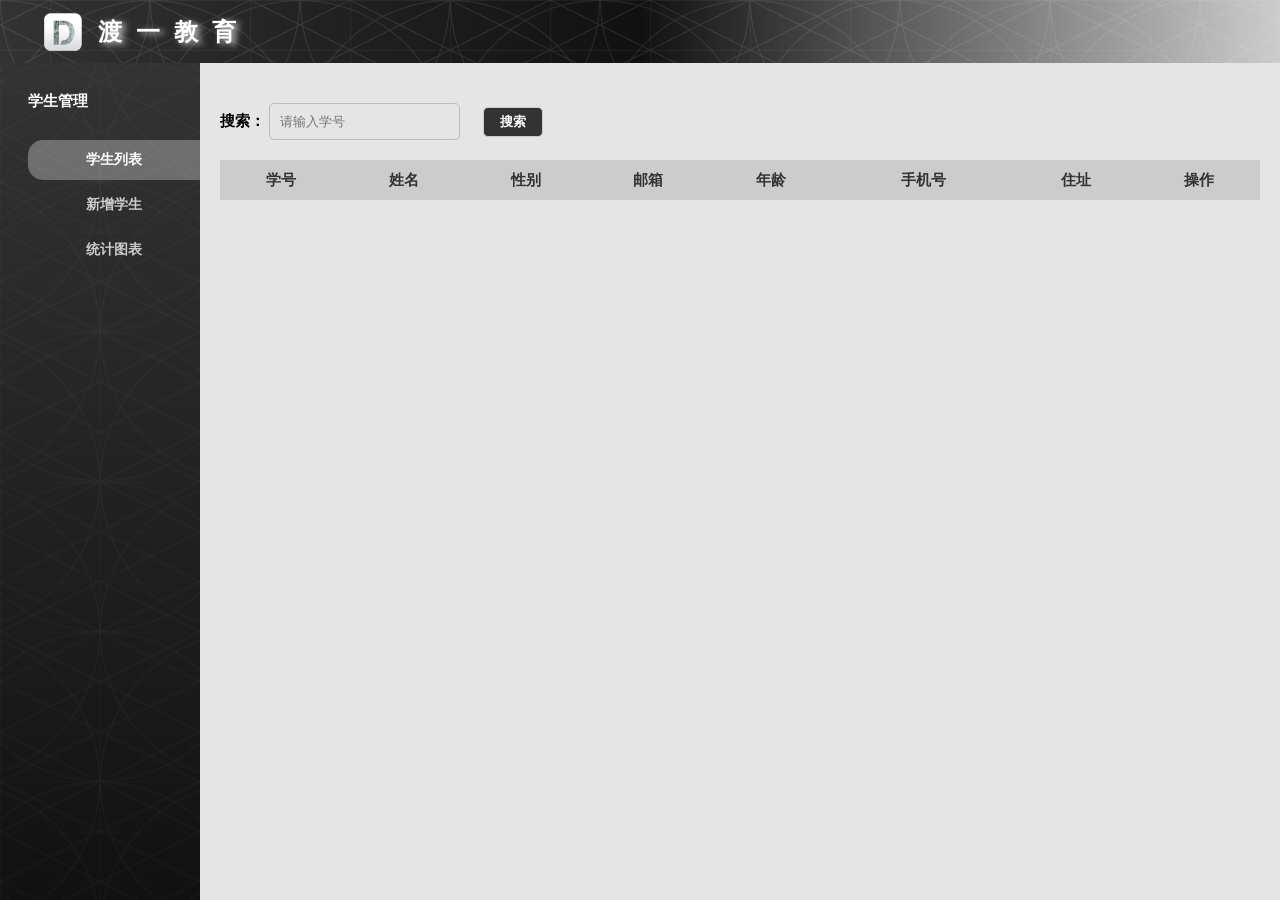
<file: index.html>
<!DOCTYPE html>
<html lang="en">

<head>
    <meta charset="UTF-8">
    <meta http-equiv="X-UA-Compatible" content="IE=edge">
    <meta name="viewport" content="width=device-width, initial-scale=1.0">
    <title>Document</title>
    <link rel="stylesheet" href="css/index.css">

</head>

<body>
    <div class="wrapper">
        <header>
            <div class="logo">
                <img src="images/logo.png" alt="">
                <span>渡</span>
                <span>一</span>
                <span>教</span>
                <span>育</span>
            </div>
            <div class="btn">
                <span></span>
                <span></span>
                <span></span>
            </div>
            <div class="drop-list">
                <ul>
                    <li class="list-item student-list" data-id="student-list">学生列表</li>
                    <li class="list-item student-add" data-id="student-add">新增学生</li>
                    <li class="list-item student-echarts" data-id="student-echarts">统计图表</li>
                </ul>
            </div>
        </header>
        <div class="left-menu">
            <div class="list">
                <h5 class="title">学生管理</h5>
                <ul class="list-group">
                    <li class="list-item student-list active" data-id="student-list">学生列表</li>
                    <li class="list-item student-add" data-id="student-add">新增学生</li>
                    <li class="list-item student-echarts" data-id="student-echarts">统计图表</li>
                </ul>
            </div>
        </div>
        <div class="right-content">
            <div class="tab-content-item s-list show-list" id="student-list">
                <div class="search-wrap">
                    <label for="search-inp">
                        搜索：
                    </label>
                    <input type="text" placeholder="请输入学号" class="inp" id="search-inp">
                    <button class="search-btn" id="search-btn">搜索</button>
                </div>
                <table id="students-table" cellspacing="0" cellpadding="0">
                    <thead>
                        <tr>
                            <th>学号</th>
                            <th>姓名</th>
                            <th>性别</th>
                            <th>邮箱</th>
                            <th>年龄</th>
                            <th>手机号</th>
                            <th>住址</th>
                            <th>操作</th>
                        </tr>
                    </thead>
                    <tbody id="table-body"></tbody>
                </table>
                <div id="page"></div>

                <!-- 编辑弹出框 -->
                <div class="modal" id="modal" style="display:none">
                    <div class="modal-content" id="modal-content">
                        <div class="title">
                            <h2>编辑信息</h2>
                        </div>
                        <form id="edit-form">
                            <div class="form-con">
                                <div class="item">
                                    <label for="sNo">学号：</label>
                                    <input id="sNo" name="sNo" type="text" class="text">
                                </div>
                                <div class="item">
                                    <label for="name">姓名：</label>
                                    <input id="name" name="name" type="text" class="text">
                                </div>
                                <div class="item section">
                                    <label for="sex">性别：</label>
                                    <div class="con">
                                        <input name="sex" id="male" type="radio" value="0" checked>
                                        <label for="male" class="sex">男</label>
                                        <input name="sex" id="female" type="radio" value="1">
                                        <label for="female" class="sex">女</label>
                                    </div>

                                </div>
                                <div class="item">
                                    <label for="email">邮箱：</label>
                                    <input id="email" name="email" class="text" type="text">
                                </div>
                                <div class="item">
                                    <label for="birth">出生年：</label>
                                    <input id="birth" name="birth" class="text" type="text">
                                </div>
                                <div class="item">
                                    <label for="phone">手机号：</label>
                                    <input id="phone" name="phone" class="text" type="text">
                                </div>
                                <div class="item">
                                    <label for="address">住址：</label>
                                    <input type="text" class="text" name="address" id="address">
                                </div>
                                <div class="btn item">
                                    <input type="submit" value="提交" class="submit">
                                    <input type="reset" value="重置" id="reset" class="reset">
                                </div>
                            </div>
                        </form>
                    </div>

                </div>

                <!-- 删除弹框 -->
                <div class="del-modal" style="display:none">
                    <div class="con">
                        <p>是否确认删除此条数据?</p>
                        <div class="btn">
                            <button class="sure-btn">确认</button>
                            <button class="reset-btn">取消</button>
                        </div>
                    </div>
                </div>
            </div>
            <div class="tab-content-item s-add" id="student-add">
                <form id="add-student-form">
                    <div>
                        <div class="item">
                            <label for="sNo">学号：</label>
                            <input id="sNo" name="sNo" type="text" class="text">
                        </div>
                        <div class="item">
                            <label for="name">姓名：</label>
                            <input name="name" type="text" class="text">
                        </div>
                        <div class="item section">
                            <label for="sex">性别：</label>
                            <div class="con">
                                <input name="sex" type="radio" value="0" checked>
                                <label for="male" class="sex">男</label>
                                <input name="sex" type="radio" value="1">
                                <label for="female" class="sex">女</label>
                            </div>
                        </div>
                        <div class="item">
                            <label for="email">邮箱：</label>
                            <input name="email" class="text" type="text">
                        </div>
                        <div class="item">
                            <label for="birth">出生年：</label>
                            <input name="birth" class="text" type="text">
                        </div>
                        <div class="item">
                            <label for="phone">手机号：</label>
                            <input name="phone" class="text" type="text">
                        </div>
                        <div class="item">
                            <label for="address">住址：</label>
                            <input type="text" class="text" name="address">
                        </div>
                        <div class="btn item">
                            <input type="button" value="添加" id="add-student-btn" class="add">
                            <input type="reset" value="重置" class="reset">
                        </div>
                    </div>
                </form>
            </div>

            <div class="tab-content-item echarts" id="student-echarts">
                <!-- 表格的绘制区域 -->
                <div class="areaChart"></div>
                <div class="sexChart"></div>
            </div>
        </div>
    </div>

    <script src="js/jquery-3.4.1.js"></script>
    <script src="turnPage/js/index.js"></script>
    <script src="js/index.js"></script>
    <script src="js/echarts.min.js"></script>
    <script src="js/pie.js"></script>
</body>

</html>
</file>
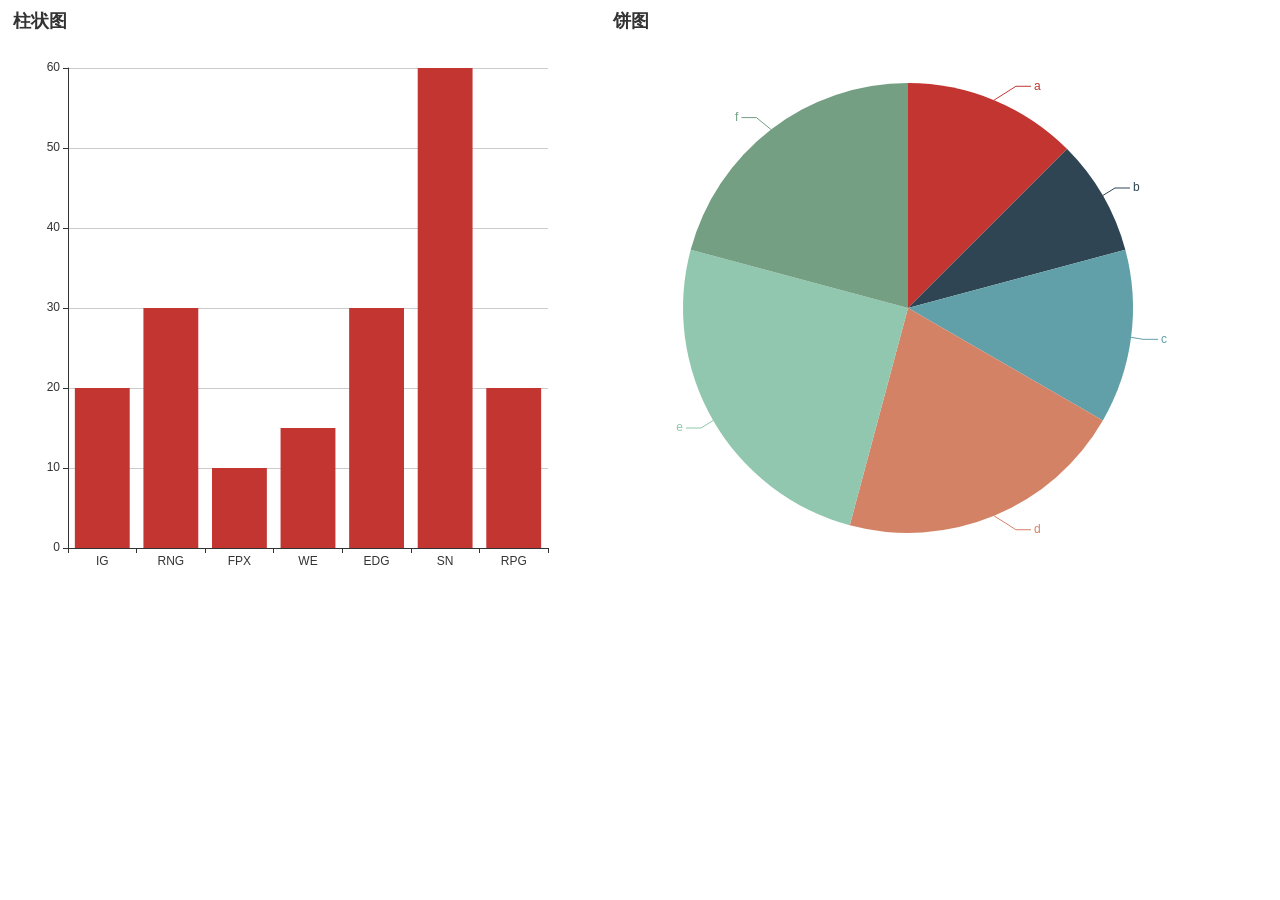
<file: echarts.html>
<!DOCTYPE html>
<html lang="en">
<head>
    <meta charset="UTF-8">
    <meta http-equiv="X-UA-Compatible" content="IE=edge">
    <meta name="viewport" content="width=device-width, initial-scale=1.0">
    <title>Document</title>
    <script src="js/echarts.js"></script>
    <style>
        div{
            width: 600px;
            height: 600px;
            float: left;
        }
    </style>
</head>
<body>
    <div id="chart1"></div>
    <div id="chart2"></div>
    <script>
        //柱状图
        var myChart1 = echarts.init(document.querySelector("#chart1"));
        myChart1.setOption({
            title:{
                //图表标题
                text:"柱状图"
            },
            xAxis:{
                data:["IG","RNG","FPX","WE","EDG","SN","RPG"]
            },
            yAxis:{

            },
            //定义图表的类型   柱状图：bar   饼图：pie   通过type属性来定义
            series:{
                type:"bar",
                data:[20,30,10,15,30,60,20] //纯属虚构，本人瞎写
            }
        })

        //饼图
        var myChart2 = echarts.init(document.querySelector("#chart2"));
        myChart2.setOption({
            title:{
                text:"饼图"
            },
            series:{
                type:"pie",
                data:[
                    {name:"a",value:15},
                    {name:"b",value:10},
                    {name:"c",value:15},
                    {name:"d",value:25},
                    {name:"e",value:30},
                    {name:"f",value:25},

                ]
            }
        })
    </script>
</body>
</html>
</file>
<file: css/index.css>
*{
    margin: 0;
    padding: 0;
}
li{
    list-style: none;
}
a{
    text-decoration: none;
}
input,button{
    border: none;
    background: none;
    outline: none;
}
html,body{
    font-size: 14px;
    color: #333;
}

.wrapper{
    width: 100vw;
    height: 100vh;
    position: relative;
}
.wrapper header{
    width: 100%;
    height: 4.5rem;
    background: linear-gradient(to right,#333,#111,#ccc);
    position: fixed;
    left: 0;
    top: 0;
}
.wrapper header::after{
    content: "";
    position: absolute;
    top: 0;
    bottom: 0;
    left: 0;
    right: 0;
    background: url(../images/bg.png);
}
.wrapper header .logo{
    height: 100%;
    display: flex;
    align-items: center;
    color: #fff;
    margin-left: 3rem;
}
.wrapper header .logo img{
    width: 3rem;
    height: 3rem;
}
.wrapper header .logo span{
    font-size: 1.7rem;
    font-weight: bold;
    text-shadow: 4px 2px 6px #ccc;
    margin-left: 1rem;
    animation: jumping .7s alternate infinite;
}
@keyframes jumping{
    0%{
        transform: translateY(0);
        text-shadow: 4px 2px 6px #ccc;
    }
    100%{
        transform: translateY(-10px);
        text-shadow: 4px 5px 6px #ccc;
    }
}
.wrapper header .logo span:nth-of-type(1){
    animation-delay: 0s;
}
.wrapper header .logo span:nth-of-type(2){
    animation-delay: .25s;
}
.wrapper header .logo span:nth-of-type(3){
    animation-delay: .5s;
}
.wrapper header .logo span:nth-of-type(4){
    animation-delay: .75s;
}
.wrapper header .btn{
    position: absolute;
    left: 30px;
    top: 50%;
    transform: translateY(-50%);
    border: 1px solid #ccc;
    border-radius: 5px;
    padding: 10px;
    cursor: pointer;
    z-index: 10;
    display: none;
}
.wrapper header .btn span{
    display: block;
    width: 22px;
    height: 2px;
    background: #fff;
    margin: 4px 0;
}
.wrapper header .btn:hover{
    transform: translateY(-50%) scale(1.1);
    transition: .3s ease-in-out;
}
.wrapper header .btn:hover span{
    animation: change 2s infinite;
}
@keyframes change{
    0%{
        transform: rotate(0deg);
    }
    20%{
        transform: rotate(45deg);
    }
    50%{
        transform: rotate(0deg);
    }
    75%{
        transform: rotate(-45deg);
    }
    100%{
        transform: rotate(0deg);
    }
}
.wrapper header .drop-list{
    display: none;
    position: absolute;
    top: 4.5rem;
    left: 0;
    width: 100vw;
    padding: 30px;
    box-sizing: border-box;
    background: linear-gradient(#333,#222,#111);
    text-align: center;
    z-index: 10;
}
.wrapper header .drop-list ul li{
    cursor: pointer;
    color: #ccc;
    line-height: 40px;
    font-size: 1.1rem;
}
.wrapper header .drop-list ul li:hover{
    color: #fff;
}
.wrapper .left-menu{
    width: 200px;
    min-height: calc(100vh - 4.5rem);
    position: fixed;
    left: 0;
    top: 4.5rem;
    padding-top: 2rem;
    padding-left: 2rem;
    box-sizing: border-box;
    background: linear-gradient(#333,#222,#111);
}

.wrapper .left-menu::after{
	content:"";
	display:block;
	position: absolute;
	top:0;
	left:0;
	right:0;
	bottom:0;
	background:url('../images/bg.png') repeat center center;
	opacity: .4;
	z-index:-1;
}
.wrapper .left-menu .list{
	width:100%;
	font-weight:bolder;
}
.wrapper .left-menu .list .title{
	color:#fff;
	font-size:1.1rem;
}
.wrapper .left-menu .list .list-group{
	margin-top:2rem;
	text-align: center;
} 
.wrapper .left-menu .list .list-group li{
	width:100%;
	display: inline-block;
	border-top-left-radius: 15px;
	border-bottom-left-radius: 15px;
	margin-bottom:5px;
	cursor: pointer;
	transition: all 0.3s ease-in-out;
	color:#ccc;
	line-height:40px;
	font-size: 1rem;
	cursor:pointer;
}
.wrapper .left-menu .list .list-group .list-item.active{
	background-color: rgba(255,255,255,.3);
}
.wrapper .left-menu .list .list-group .list-item.active,
.wrapper .left-menu .list .list-group .list-item:hover{
	transition: all 0.3s ease-in-out;
	color: rgba(255,255,255,1.4);
}



/* 右侧展示区 */
.wrapper .right-content{
	min-width: 990px;    
	min-height:100vh;
	background-color: rgba(0,0,0,.1); 
	padding-left: 200px;
	box-sizing: border-box;
	padding-top:4.5rem;
}

.wrapper .tab-content-item.echarts .areaChart,
.wrapper .tab-content-item.echarts .sexChart{
	display: inline-block;
	width:500px;
	height:500px;
	margin:100px 50px 0 50px;
	vertical-align: top;
	border:1px solid #000;
}


.wrapper .right-content .tab-content-item{
	display:none;
	padding:20px;
}
.wrapper .right-content .tab-content-item.show-list{
	display:block;
}



.wrapper .right-content .tab-content-item table{
   width:100%;
   margin-bottom:50px;
}
.wrapper .right-content .tab-content-item table tr{
	height: 40px;
	line-height: 40px;
	font-size: 12px;
	background-color: #fff;
	width: 100%;
}



.wrapper .right-content .tab-content-item table thead tr{
	background-color:#ccc;
	font-weight:700;
	font-size:15px;

}
.wrapper .right-content .tab-content-item table tbody tr{
	line-height:45px;
	color:#222;
	/* min-width:100px; */
	text-align: center;
}

.wrapper .right-content .tab-content-item table tr td{
	min-width:100px;
	text-align: center;
}
.wrapper .right-content tr button{
	border:none;
	background: none;
	width:65px;
	height:33px;
	border:1px solid #ccc;
	cursor: pointer;
	border-radius: 5px;
	color:#fff;
	font-weight:bolder;
	outline: none;
}
.wrapper .right-content tr button:hover{
	opacity: 0.8;
}
.wrapper .right-content tr button.edit{
	background-color:#006400;
	
}
.wrapper .right-content tr button.del{
	background-color:#CD0000;
}




/* 编辑信息弹出页 */
.modal{
	display:none;
	position:fixed;
	top:0;
	left:0;
	width:100%;
	height:100%;
	background-color:rgba(0,0,0,.4);
	display:flex;
	justify-content: center;
	align-items: center;
}
.modal .modal-content{
	background-color: #fff;
	padding:60px 60px 30px 60px;
	border-radius: 10px;
}
.modal .modal-content .title{
	text-align: left;
	color:#222;
	line-height: 30px;
}
.modal {
	text-align: center;
	margin-top:10px;  
}

.modal .form-con {
	display: inline-block;
}

.modal .form-con .item{
	margin:10px 0;
}
.right-content .modal input{
	border:none;
	outline:none;
	border:1px solid #ccc;
	border-radius: 8px;
	padding:10px;
	box-sizing: border-box;  
	width:200px;
}
.modal .form-con .item label{
	display: inline-block;
	width:70px;
	font-size:1rem;
	text-align: right;
}
.s-add form .section.item .con,
.modal .form-con .item.section .con{
	display: inline-block;
	width:200px;
	text-align: left;
}

.s-add form .section.item .con input,
.s-add form .section.item .con label,
.modal .form-con .item.section .con input,
.modal .form-con .item.section .con label{
	width:20px;
}

.tab-content-item.s-add form .item.btn input,
.modal .form-con .item.btn input{
	width:80px;
	margin:10px 10px 0 10px;
	cursor: pointer;
	color:#fff;
	font-weight:bold;
}
.tab-content-item.s-add form .item.btn .add,
.modal .form-con .item.btn input.submit{
	background-color:#006400;
}
.tab-content-item.s-add form .item.btn .reset,
.modal .form-con .item.btn input.reset{
	background-color:#aaa;
	/* color:#222; */
}
.modal .form-con .item.btn input:hover{
	opacity:0.8;
}

.right-content .del-modal{
	/* display:none; */
	position:fixed;
	top:0;
	left:0;
	width:100%;
	height:100%;
	background-color:rgba(0,0,0,.4);
	display:flex;
	justify-content: center;
	align-items: center;
	flex-direction: column;
}
.right-content .del-modal .con{
	width:400px;
	height:200px;
	background-color: #fff;
	border-radius:20px;
	display:flex;
	justify-content: center;
	align-items: center;
	flex-direction: column;
}
.right-content .del-modal .con p{
	color:#333;
	font-size:1.3rem;
	line-height: 40px;
	font-weight:300;
}
.right-content .del-modal .con button:hover{
	opacity:0.9;
}
.right-content .del-modal .con button{
	border:none;
	background:none;
	width:80px;
	height:40px;
	margin:10px 10px 0;
	cursor: pointer;
	color:#fff;
	font-weight:bold;
	outline:none;
	border-radius: 8px;
}
.right-content .del-modal .con .sure-btn{
	background-color:#006400;

}   
.right-content .del-modal .con .reset-btn{
	background-color:#aaa;
}



/* 右侧展示新增学生 */
.tab-content-item.s-add{
   /* border:1px solid #000; */
   text-align: center;
}
.tab-content-item.s-add form{
	display: inline-block;
	margin-top:30px;
}
.tab-content-item.s-add form .item{
	margin:10px 0;
}

.tab-content-item.s-add form .item input{
	width: 200px;
	padding:10px;
	box-sizing: border-box;
	border:1px solid #ccc;
	border-radius:8px;
}

.wrapper tbody p{
	display: inline-block;
	font-size:20px;
	color:#aaa;
	font-weight:30;
	line-height:200px;
	/* margin:0 auto;  */
}

/* 学生列表搜索 */
.wrapper .right-content .search-wrap{
	margin:20px 0 20px 0;
}
.wrapper .right-content .search-wrap label{
	color:#000;
	font-weight:bold;
	font-size:1.1rem;
}
.wrapper .right-content .search-wrap .inp{
	padding:10px;
	border:1px solid #bbb;
	border-radius: 5px;
	margin-right:10px;
}
.wrapper .right-content .search-wrap button{
	width:60px;
	padding:5px;
	border:1px solid #ccc;
	border-radius:5px; 
	background-color:#333;
	color:#fff;
	font-weight: bold;
	margin-left:10px;
	cursor: pointer;
}

#page{
	position:absolute;
	right:45%;
}
</file>
